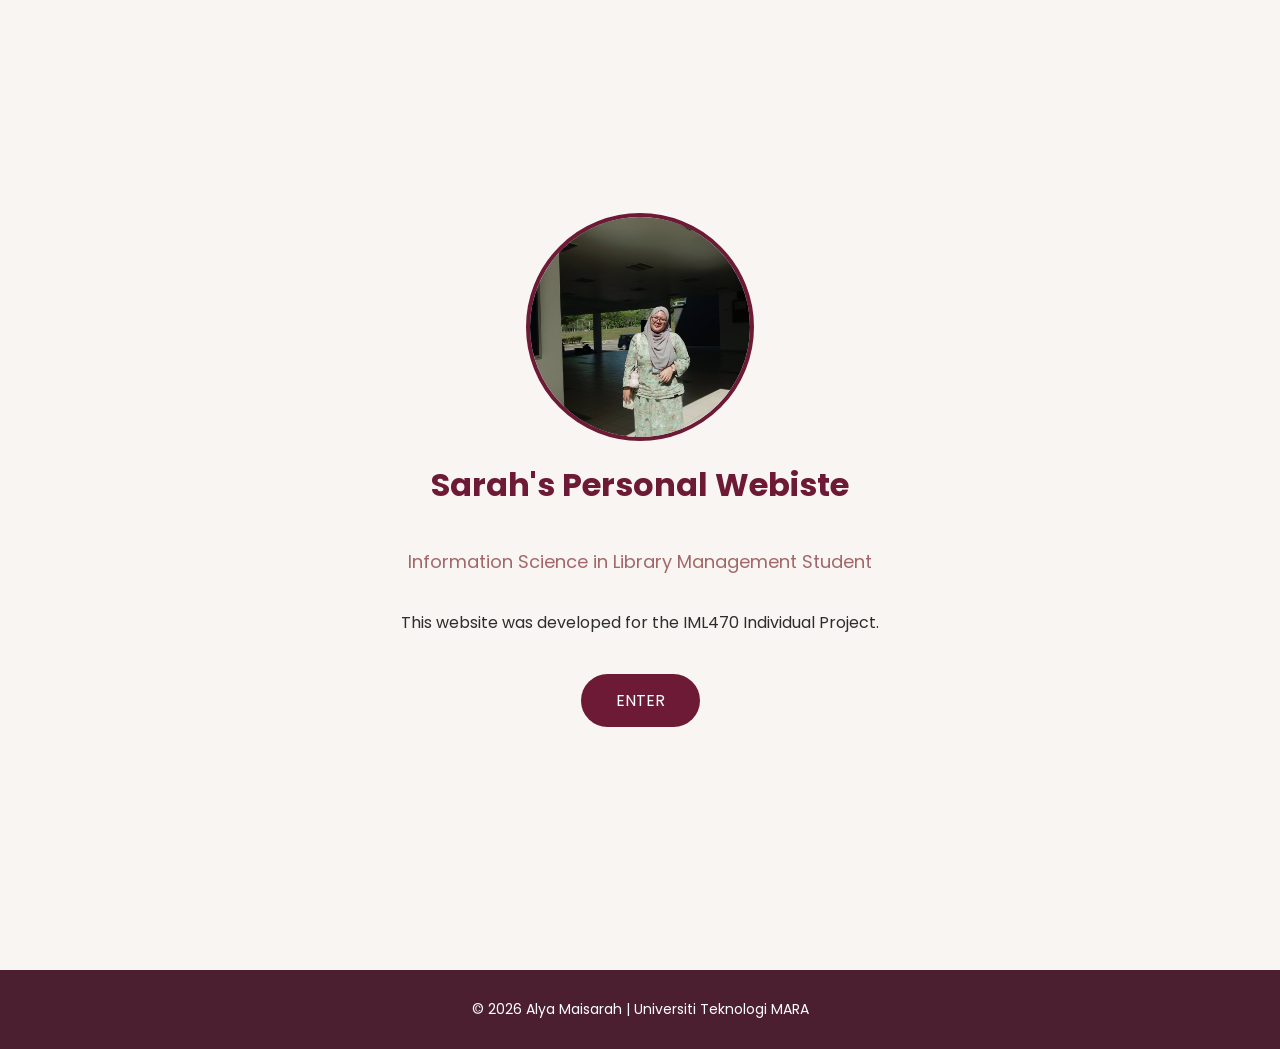
<file: index.html>
<!DOCTYPE html>
<html lang="en">

<head>

<meta charset="UTF-8">

<meta name="viewport" content="width=device-width, initial-scale=1.0">

<title>Welcome | Nur Alya Maisarah</title>

<link rel="stylesheet" href="style.css">

<link href="https://fonts.googleapis.com/css2?family=Poppins:wght@300;400;500;600&display=swap" rel="stylesheet">

</head>

<body>

<div class="hero">

<img src="alya.jpg" alt="Profile Picture" class="profile">

<h1>Sarah's Personal Webiste</h1>

<p class="subtitle">
Information Science in Library Management Student
</p>

<p class="intro">
This website was developed for the IML470 Individual Project.
</p>

<a href="aboutme.html" class="enter-btn">
ENTER
</a>

</div>

<footer>
    <p>© 2026 Alya Maisarah | Universiti Teknologi MARA</p>
</footer>

</body>

</html>
</file>
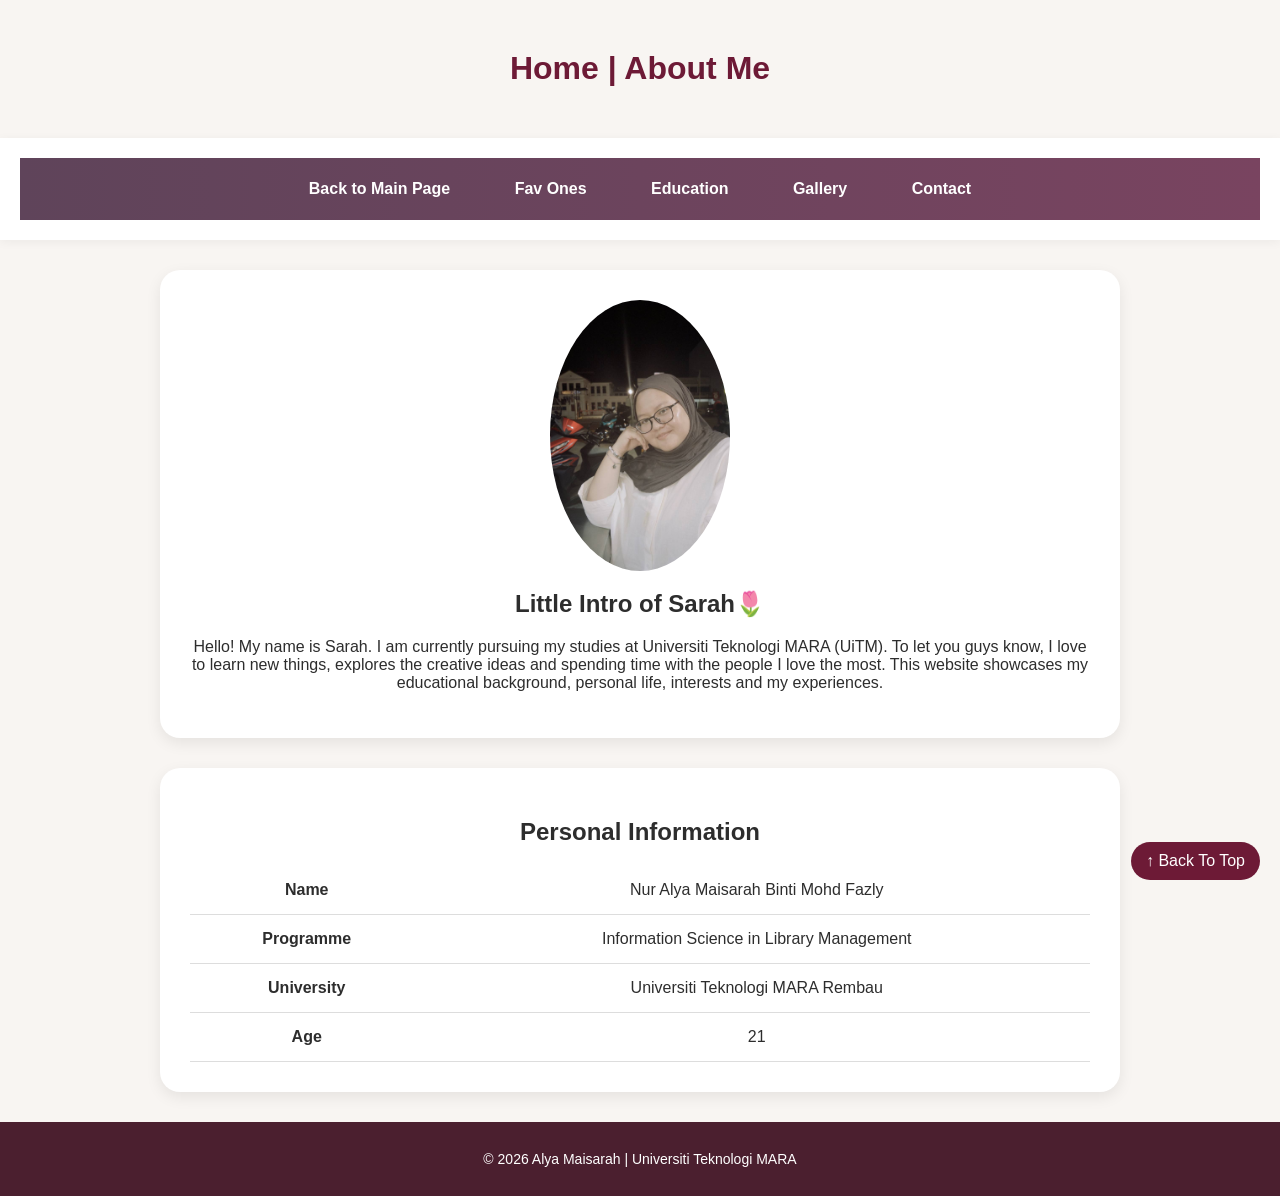
<file: aboutme.html>
<!DOCTYPE html>
<html lang="en">

<head>

<meta charset="UTF-8">

<meta name="viewport" content="width=device-width, initial-scale=1.0">

<title>About Me</title>

<link rel="stylesheet" href="style.css">

</head>

<body id="top">

<header>

<h1>Home | About Me</h1>

</header>

<nav>
      <ul class="navbar">
        <li><a href="index.html">Back to Main Page</a></li>
        
        <li><a href="favones.html">Fav Ones</a></li>
        
        <li><a href="education.html">Education</a></li>
        
        <li><a href="gallery.html">Gallery</a></li>
        
        <li><a href="contacts.html">Contact</a></li>
      </ul>
    </nav>

<section class="card">

<img src="alya1.jpg" alt="Profile Picture" class="about-photo">

<h2>Little Intro of Sarah🌷 </h2>

<p>

Hello! My name is Sarah.

I am currently pursuing my studies at Universiti Teknologi MARA (UiTM). To let you guys know, 

I love to learn new things, explores the creative ideas and spending time with the people I love the most.

This website showcases my educational background, personal life, interests and my experiences.

</p>

</section>

<section class="card">

<h2>Personal Information</h2>

<table>

<tr>

<th>Name</th>

<td>Nur Alya Maisarah Binti Mohd Fazly</td>

</tr>

<tr>

<th>Programme</th>

<td>Information Science in Library Management</td>

</tr>

<tr>

<th>University</th>

<td>Universiti Teknologi MARA Rembau</td>

</tr>

<tr>

<th>Age</th>

<td>21</td>

</tr>

</table>

</section>

</div>

<a href="#top" class="top-button">

↑ Back To Top

</a>

<footer>
    <p>© 2026 Alya Maisarah | Universiti Teknologi MARA</p>
</footer>

</body>
</html>
</file>
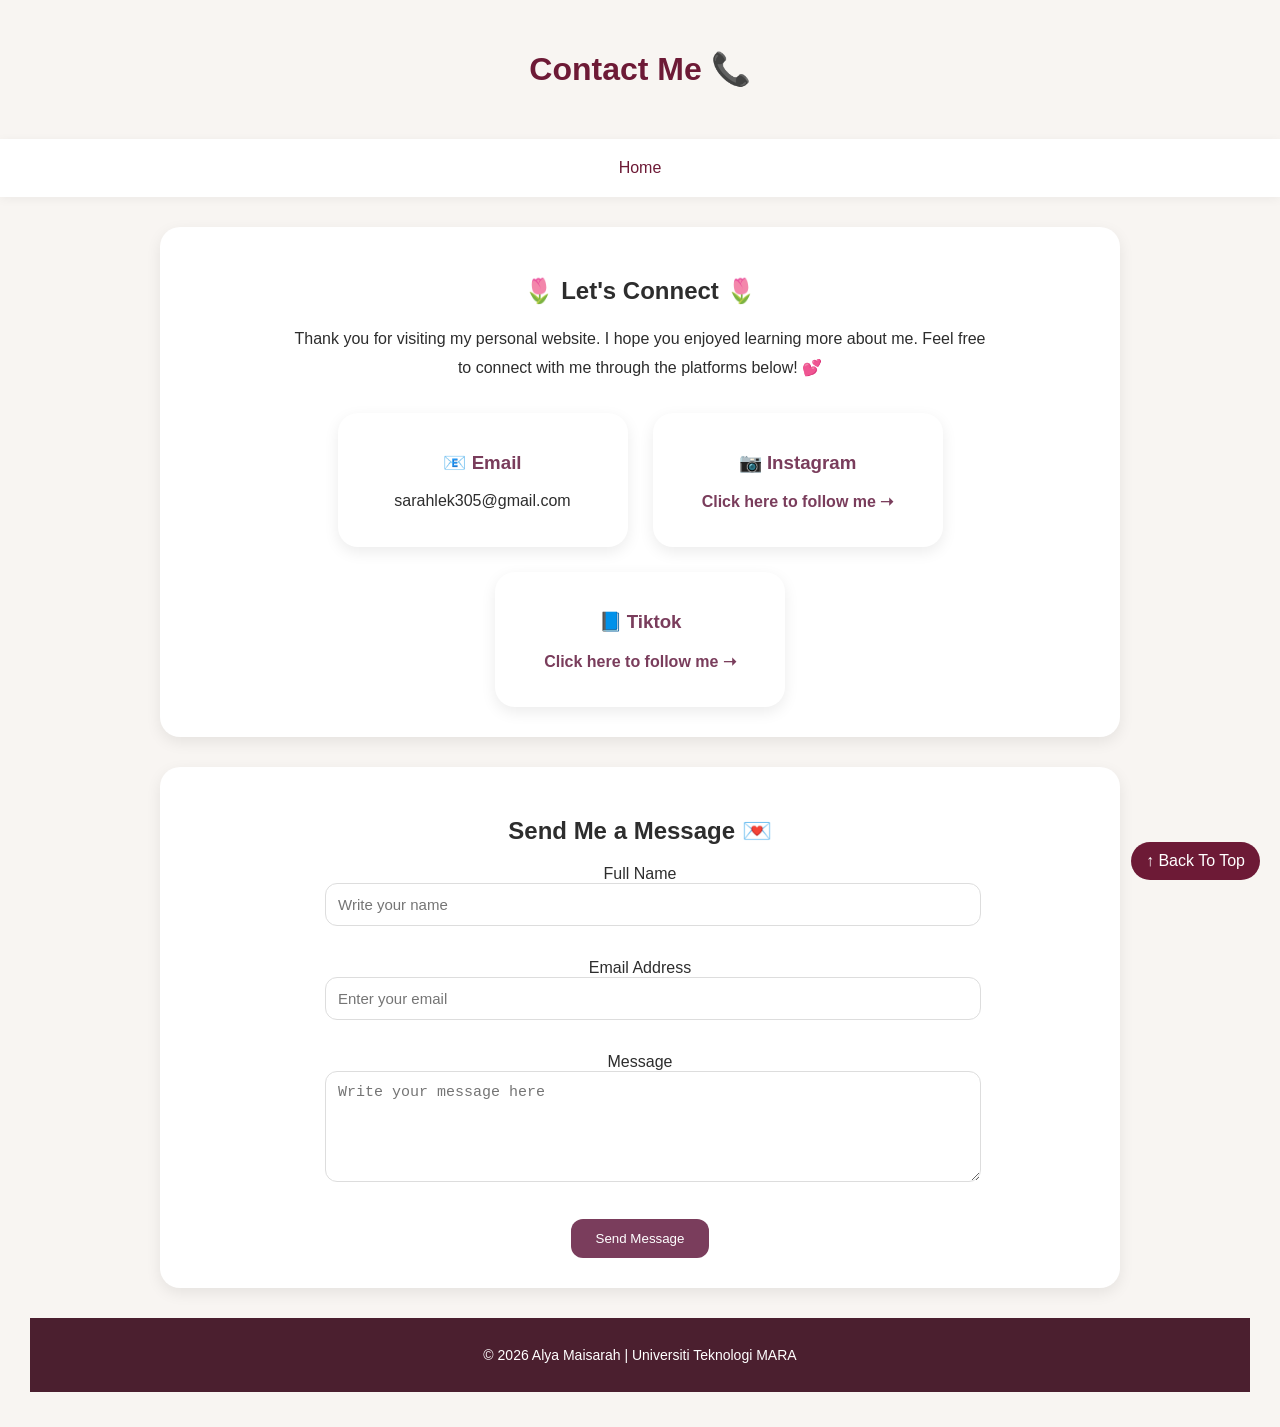
<file: contacts.html>
<!DOCTYPE html>
<html lang="en">

<head>

<meta charset="UTF-8">
<meta name="viewport" content="width=device-width, initial-scale=1.0">

<title>Contact Me</title>

<link rel="stylesheet" href="style.css">

</head>

<body id="top">

<header>
    <h1>Contact Me 📞</h1>
</header>

<nav>
    <a href="aboutme.html">Home</a>
</nav>

<section class="card">

<h2>🌷 Let's Connect 🌷</h2>

<p class="contact-intro">

Thank you for visiting my personal website.
I hope you enjoyed learning more about me.
Feel free to connect with me through the platforms below! 💕

</p>

<div class="social-container">

<div class="social-card">

<h3>📧 Email</h3>

<p>
sarahlek305@gmail.com
</p>

</div>

<div class="social-card">

<h3>📷 Instagram</h3>

<p>
<a href="https://www.instagram.com/032vw" target="_blank">
Click here to follow me ➝
</a>
</p>

</div>

<div class="social-card">

<h3>📘 Tiktok</h3>

<p>
<a href="https://www.tiktok.com/@saesmiski" target="_blank">
Click here to follow me ➝
</a>
</p>

</div>

</div>

</section>

</section>

<section class="card">

    <h2>Send Me a Message 💌</h2>

    <form>

        <label>Full Name</label><br>
        <input type="text" placeholder="Write your name">

        <br><br>

        <label>Email Address</label><br>
        <input type="email" placeholder="Enter your email">

        <br><br>

        <label>Message</label><br>
        <textarea rows="5" placeholder="Write your message here"></textarea>

        <br><br>

        <button type="submit">Send Message</button>

    </form>

</section>

<div class="button-container">

<a href="#top" class="top-button">
    ↑ Back To Top
</a>

<footer>
    <p>© 2026 Alya Maisarah | Universiti Teknologi MARA</p>
</footer>

</body>

</html>
</file>
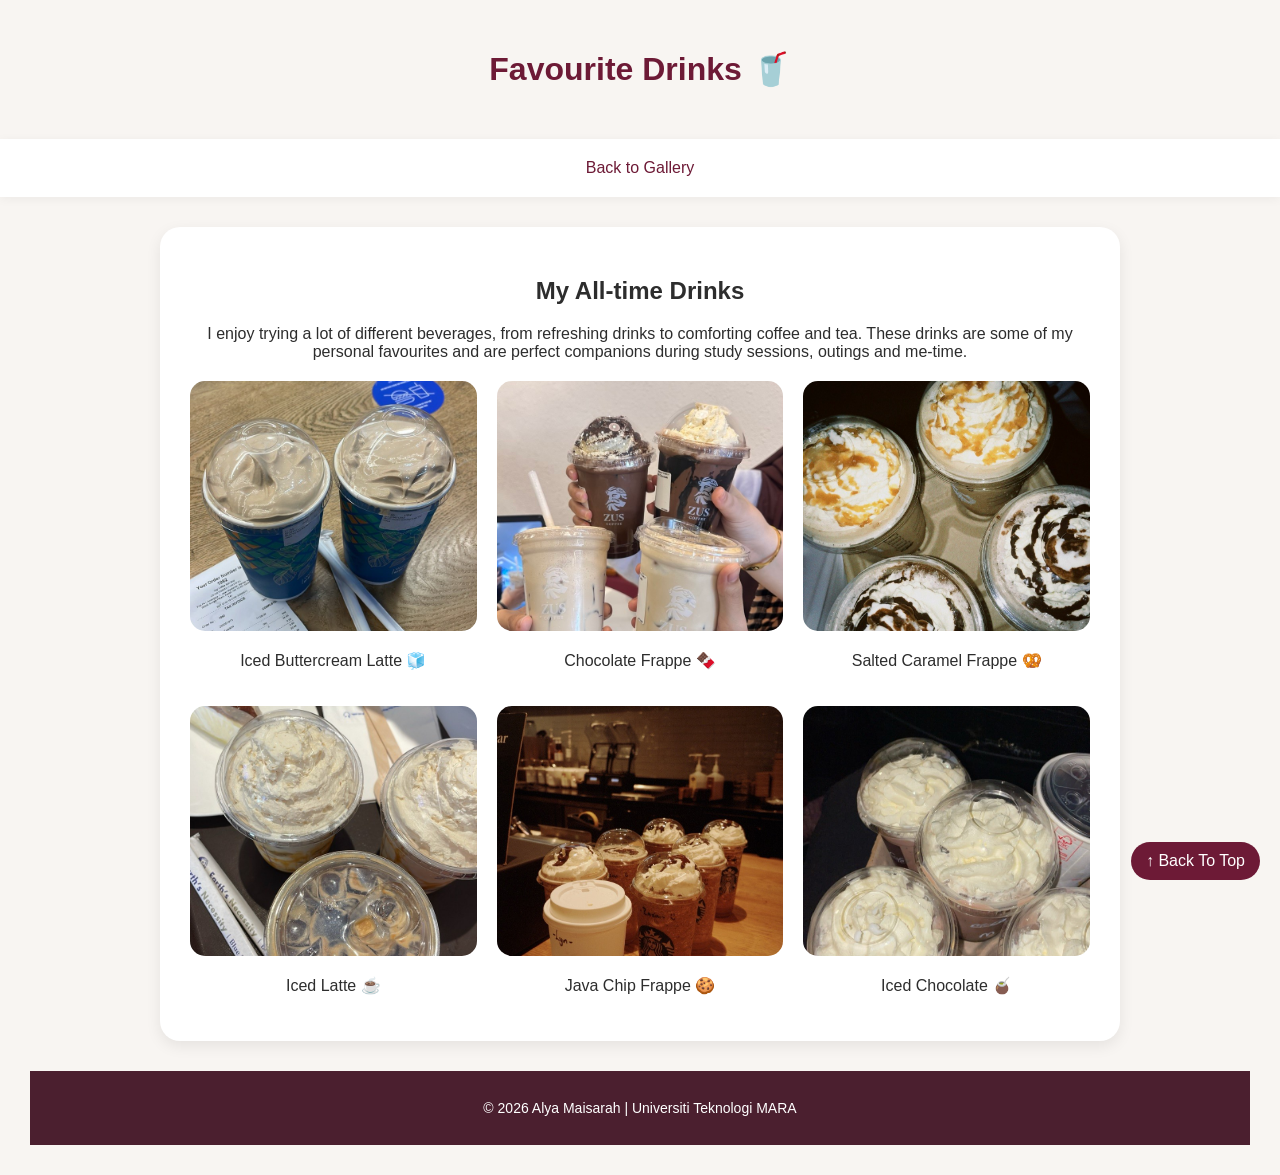
<file: drinks.html>
<!DOCTYPE html>
<html lang="en">

<head>

<meta charset="UTF-8">

<meta name="viewport" content="width=device-width, initial-scale=1.0">

<title>Favourite Drinks</title>

<link rel="stylesheet" href="style.css">

</head>

<body id="top">

<header>

<h1>Favourite Drinks 🥤</h1>

</header>

<nav>

<a href="gallery.html">Back to Gallery</a>

</nav>

<section class="card">

<h2>My All-time Drinks</h2>

<p>

I enjoy trying a lot of different beverages, from refreshing drinks to comforting coffee and tea. These drinks are some of my personal favourites and are perfect companions during study sessions, outings and me-time. 
</p>

<div class="drink-gallery">

<div>
<img src="drinks1.jpg" alt="Drinks 1">
<p>Iced Buttercream Latte 🧊</p>
</div>

<div>
<img src="drinks2.jpg" alt="Drinks 2">
<p>Chocolate Frappe 🍫</p>
</div>

<div>
<img src="drinks3.jpg" alt="Drinks 3">
<p>Salted Caramel Frappe 🥨</p>
</div>

<div>
<img src="drinks4.jpg" alt="Drinks 4">
<p>Iced Latte ☕️</p>
</div>

<div>
<img src="drinks5.jpg" alt="Drinks 5">
<p>Java Chip Frappe 🍪</p>
</div>

<div>
<img src="drinks6.jpg" alt="Drinks 6">
<p>Iced Chocolate 🧉</p>
</div>

</div>

</section>

<div class="button-container">

<a href="#top" class="top-button">

↑ Back To Top

</a>

<footer>
    <p>© 2026 Alya Maisarah | Universiti Teknologi MARA</p>
</footer>

</body>
</html>
</file>
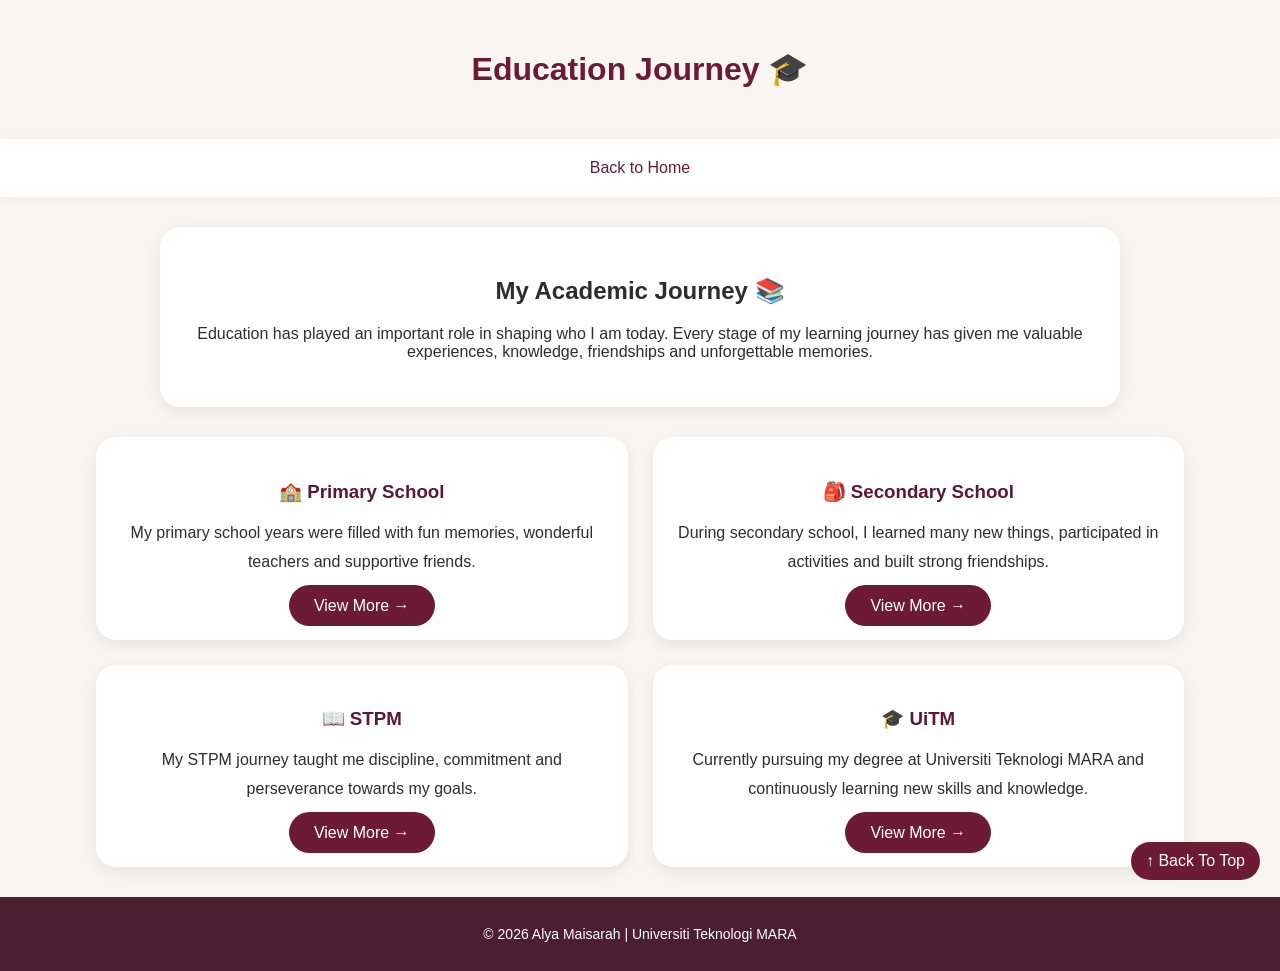
<file: education.html>
<!DOCTYPE html>
<html>
<head>
    <title>Education</title>
    <link rel="stylesheet" href="style.css">
</head>

<body id="top">

<header>
    <h1>Education Journey 🎓</h1>
</header>

<nav>
    <a href="aboutme.html">Back to Home</a>
</nav>

<section class="card">

    <h2>My Academic Journey 📚</h2>

    <p>
        Education has played an important role in shaping who I am today.
        Every stage of my learning journey has given me valuable experiences,
        knowledge, friendships and unforgettable memories.
    </p>

</section>

<section class="education-grid">

    <div class="edu-box">
        <h3>🏫 Primary School</h3>

        <p>
            My primary school years were filled with fun memories,
            wonderful teachers and supportive friends.
        </p>

        <a href="primary.html" class="next-btn">
            View More →
        </a>
    </div>

    <div class="edu-box">
        <h3>🎒 Secondary School</h3>

        <p>
            During secondary school, I learned many new things,
            participated in activities and built strong friendships.
        </p>

        <a href="secondary.html" class="next-btn">
            View More →
        </a>
    </div>

    <div class="edu-box">
        <h3>📖 STPM</h3>

        <p>
            My STPM journey taught me discipline,
            commitment and perseverance towards my goals.
        </p>

        <a href="stpm.html" class="next-btn">
            View More →
        </a>
    </div>

    <div class="edu-box">
        <h3>🎓 UiTM</h3>

        <p>
            Currently pursuing my degree at Universiti Teknologi MARA
            and continuously learning new skills and knowledge.
        </p>

        <a href="uitm.html" class="next-btn">
            View More →
        </a>
    </div>

</section>

<a href="#top" class="top-button">
    ↑ Back To Top
</a>

<footer>
    <p>© 2026 Alya Maisarah | Universiti Teknologi MARA</p>
</footer>

</body>
</html>
</file>
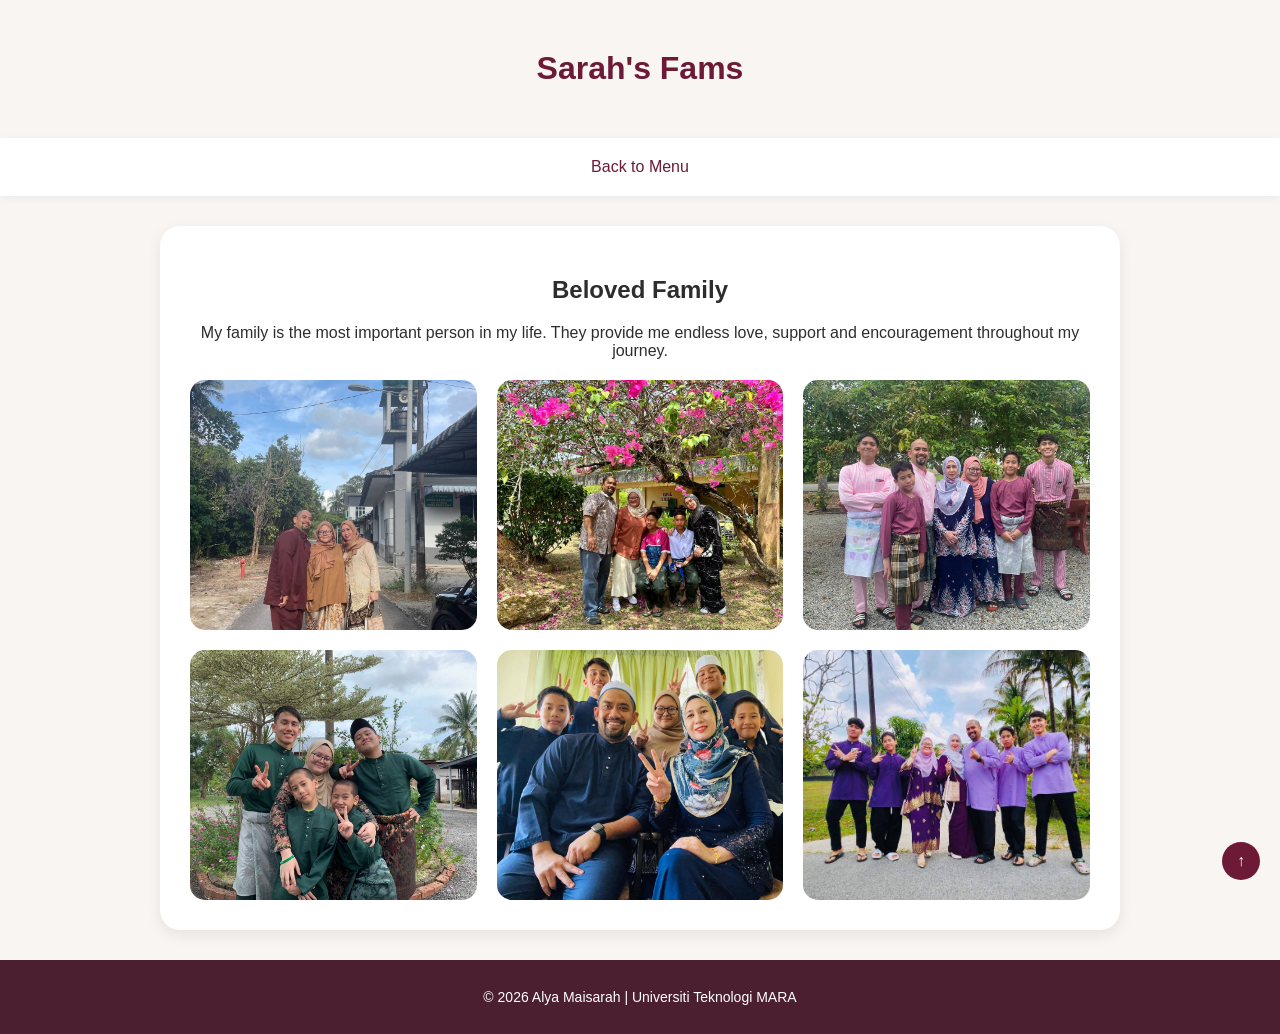
<file: family.html>
<!DOCTYPE html>
<html lang="en">

<head>

<meta charset="UTF-8">

<meta name="viewport" content="width=device-width, initial-scale=1.0">

<title>Family</title>

<link rel="stylesheet" href="style.css">

</head>

<body id="top">

<header>

<h1>Sarah's Fams</h1>

</header>

<nav>

<a href="favones.html">Back to Menu</a>
</nav>

<section class="card">

<h2>Beloved Family</h2>

<p>
My family is the most important person in my life. They provide me endless love, support and encouragement throughout my journey.
</p>

<div class="family-gallery">

<img src="family1.jpg" alt="Family Photo 1">

<img src="family2.jpg" alt="Family Photo 2">

<img src="family3.jpg" alt="Family Photo 3">

<img src="family4.jpg" alt="Family Photo 4">

<img src="family5.jpg" alt="Family Photo 5">

<img src="family6.jpg" alt="Family Photo 6">

</div>

</section>

</div>

<a href="#top" class="top-button">↑</a>

<footer>
    <p>© 2026 Alya Maisarah | Universiti Teknologi MARA</p>
</footer>

</body>

</html>
</file>
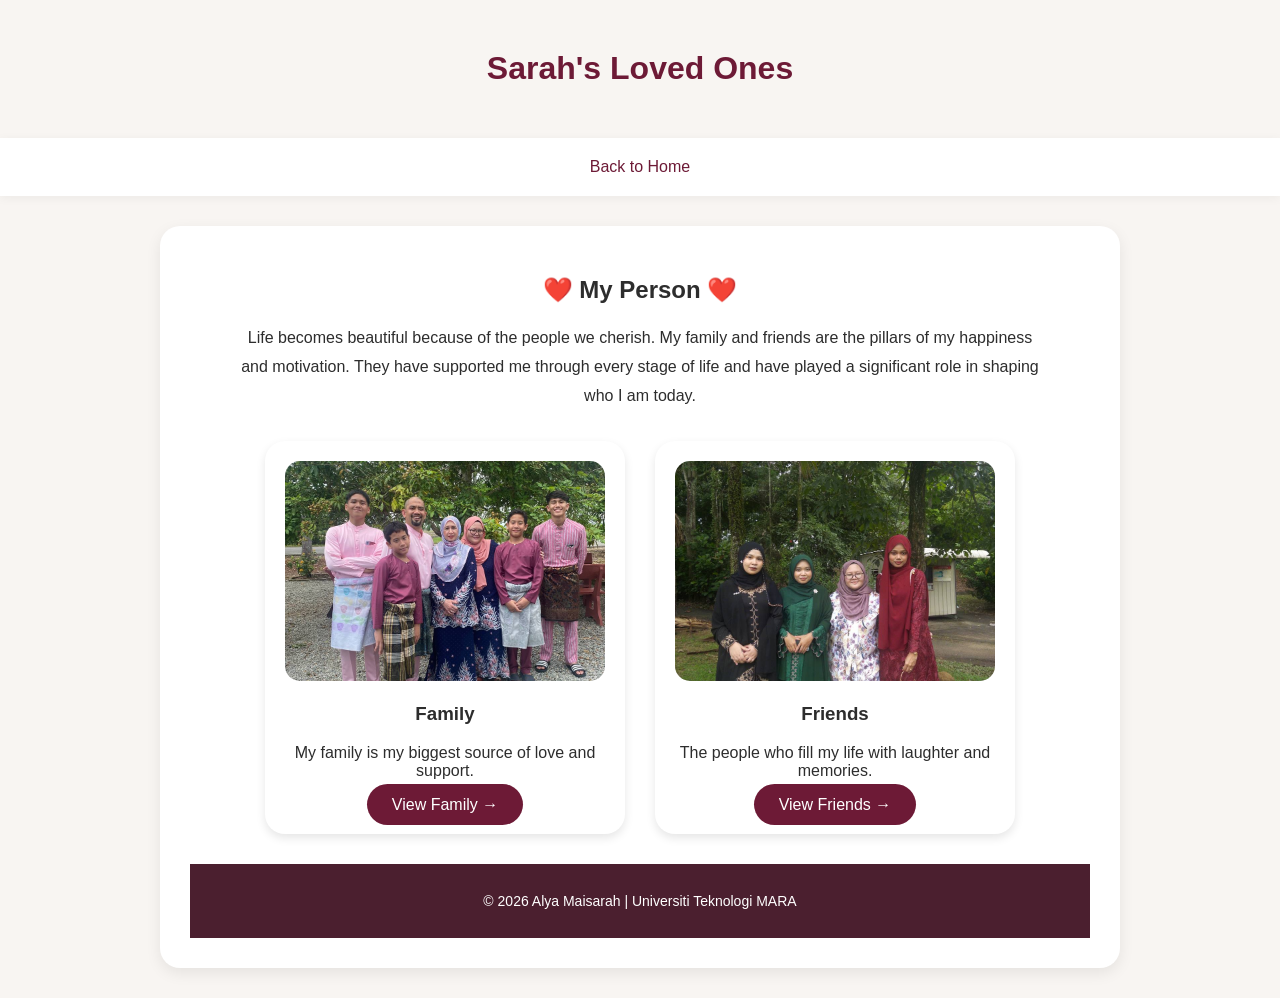
<file: favones.html>
<!DOCTYPE html>
<html lang="en">

<head>

<meta charset="UTF-8">

<meta name="viewport" content="width=device-width, initial-scale=1.0">

<title>Family</title>

<link rel="stylesheet" href="style.css">

</head>

<body id="top">

<header>

<h1>Sarah's Loved Ones</h1>

</header>

<nav>

<a href="aboutme.html">Back to Home</a>
</nav>

<section class="card">

<h2>❤️ My Person ❤️</h2>

<p class="intro-text">

Life becomes beautiful because of the people we cherish. My family and friends are the pillars of my happiness and motivation. They have supported me through every stage of life and have played a significant role in shaping who I am today.

</p>

<div class="fav-container">

<div class="fav-box">

<img src="family3.jpg" alt="Family">

<h3>Family</h3>

<p>
My family is my biggest source of love and support.
</p>

<a href="family.html" class="next-btn">
View Family →
</a>

</div>

<div class="fav-box">

<img src="friends1.jpg" alt="Friends">

<h3>Friends</h3>

<p>
The people who fill my life with laughter and memories.
</p>

<a href="friends.html" class="next-btn">
View Friends →
</a>

</div>

</div>

<footer>
    <p>© 2026 Alya Maisarah | Universiti Teknologi MARA</p>
</footer>


</body>

</html>
</file>
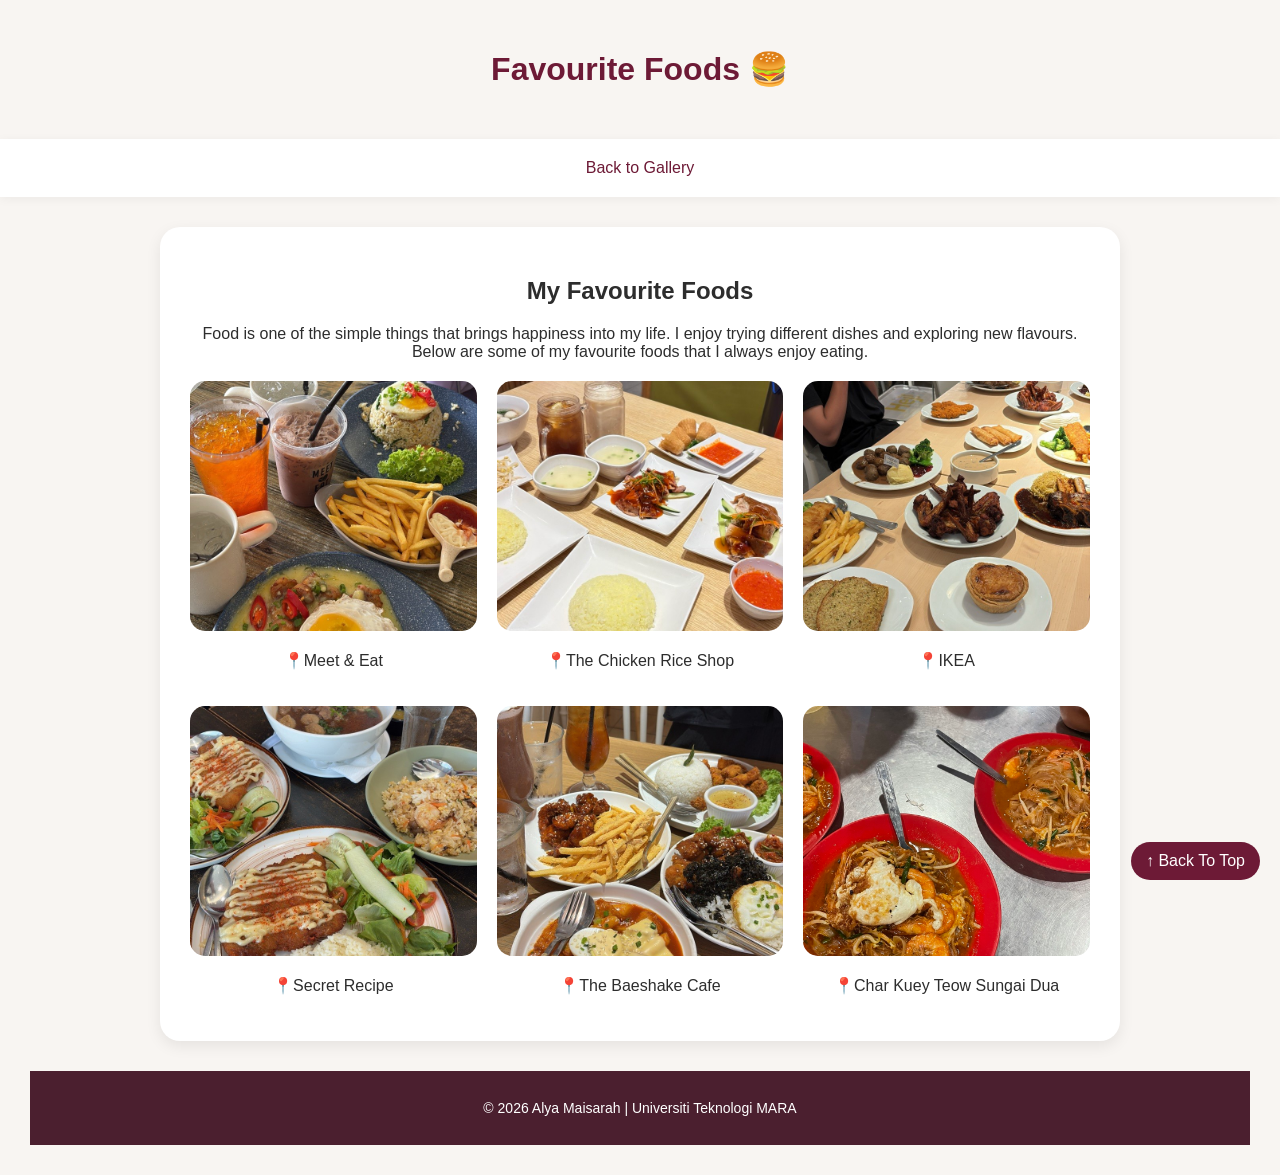
<file: foods.html>
<!DOCTYPE html>
<html lang="en">

<head>

<meta charset="UTF-8">

<meta name="viewport" content="width=device-width, initial-scale=1.0">

<title>Favourite Foods</title>

<link rel="stylesheet" href="style.css">

</head>

<body id="top">

<header>

<h1>Favourite Foods 🍔</h1>

</header>

<nav>

<a href="gallery.html">Back to Gallery</a>

</nav>

<section class="card">

<h2>My Favourite Foods</h2>

<p>

Food is one of the simple things that brings happiness into my life.
I enjoy trying different dishes and exploring new flavours.
Below are some of my favourite foods that I always enjoy eating.

</p>

<div class="food-gallery">

<div>
<img src="foods1.jpg" alt="Food 1">
<p>📍Meet & Eat</p>
</div>

<div>
<img src="foods2.jpg" alt="Food 2">
<p>📍The Chicken Rice Shop</p>
</div>

<div>
<img src="foods3.jpg" alt="Food 3">
<p>📍IKEA</p>
</div>

<div>
<img src="foods4.jpg" alt="Food 4">
<p>📍Secret Recipe</p>
</div>

<div>
<img src="foods5.jpg" alt="Food 5">
<p>📍The Baeshake Cafe</p>
</div>

<div>
<img src="foods6.jpg" alt="Food 6">
<p>📍Char Kuey Teow Sungai Dua</p>
</div>

</div>

</section>

<div class="button-container">

<a href="#top" class="top-button">

↑ Back To Top

</a>

<footer>
    <p>© 2026 Alya Maisarah | Universiti Teknologi MARA</p>
</footer>

</body>

</html>
</file>
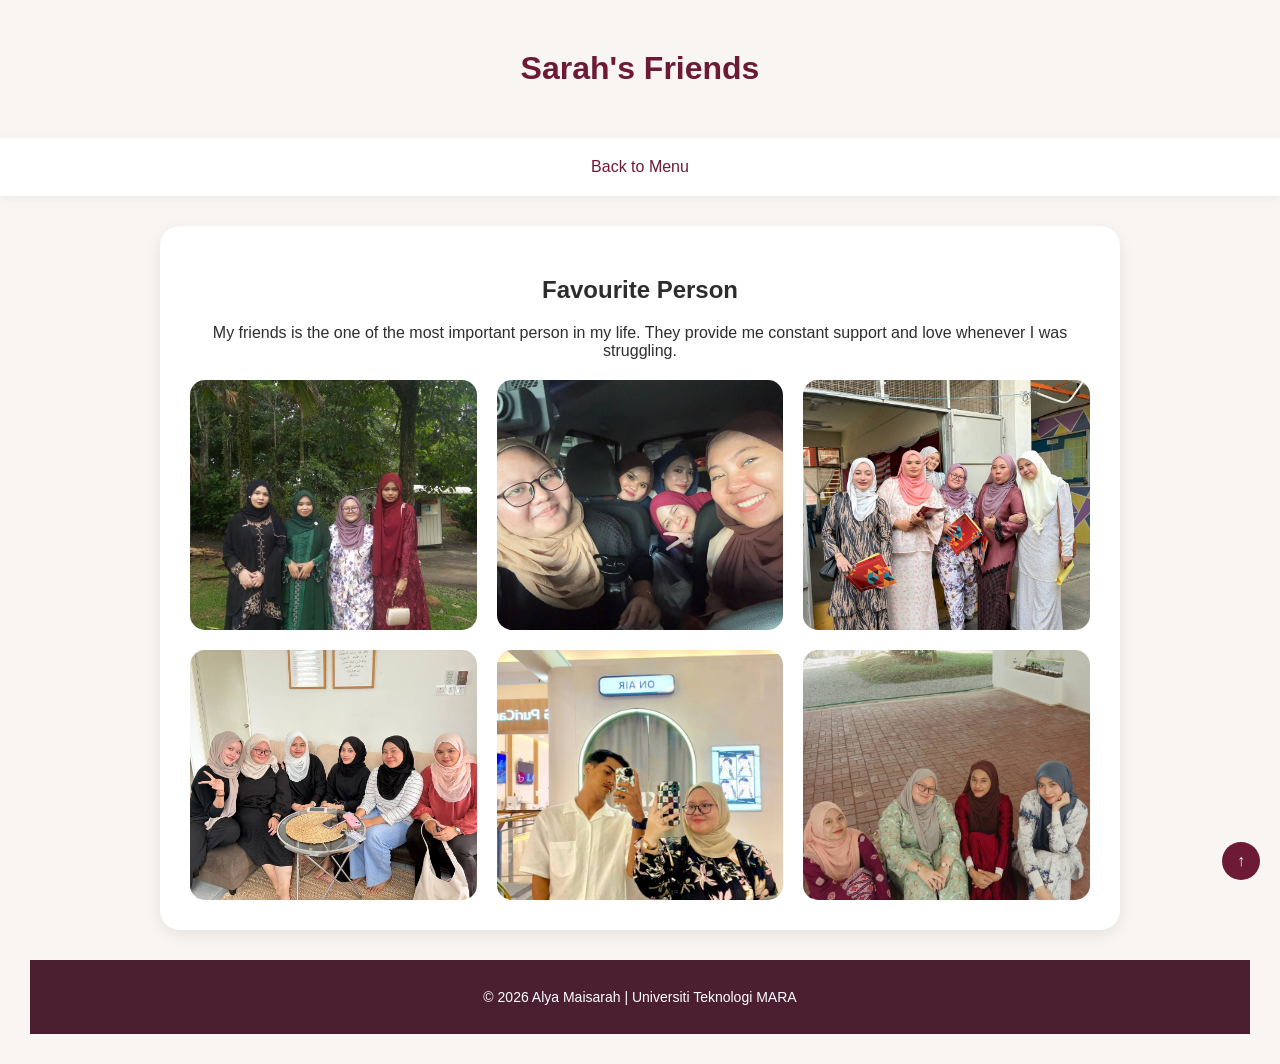
<file: friends.html>
<!DOCTYPE html>
<html lang="en">

<head>

<meta charset="UTF-8">

<meta name="viewport" content="width=device-width, initial-scale=1.0">

<title>Friends</title>

<link rel="stylesheet" href="style.css">

</head>

<body id="top">

<header>

<h1>Sarah's Friends</h1>

</header>

<nav>

<a href="favones.html">Back to Menu</a>

</nav>

<section class="card">

<h2>Favourite Person</h2>

<p>
My friends is the one of the most important person in my life. They provide me constant support and love whenever I was struggling.
</p>

<div class="friends-gallery">

<img src="friends1.jpg" alt="Friends Photo 1">

<img src="friends2.jpg" alt="Friends Photo 2">

<img src="friends3.jpg" alt="Friends Photo 3">

<img src="friends4.jpg" alt="Friends Photo 4">

<img src="friends5.jpg" alt="Friends Photo 5">

<img src="friends6.jpg" alt="Friends Photo 6">

</div>

</section>

<div class="button-container">

<a href="#top" class="top-button">↑</a>

<footer>
    <p>© 2026 Alya Maisarah | Universiti Teknologi MARA</p>
</footer>

</body>

</html>
</file>
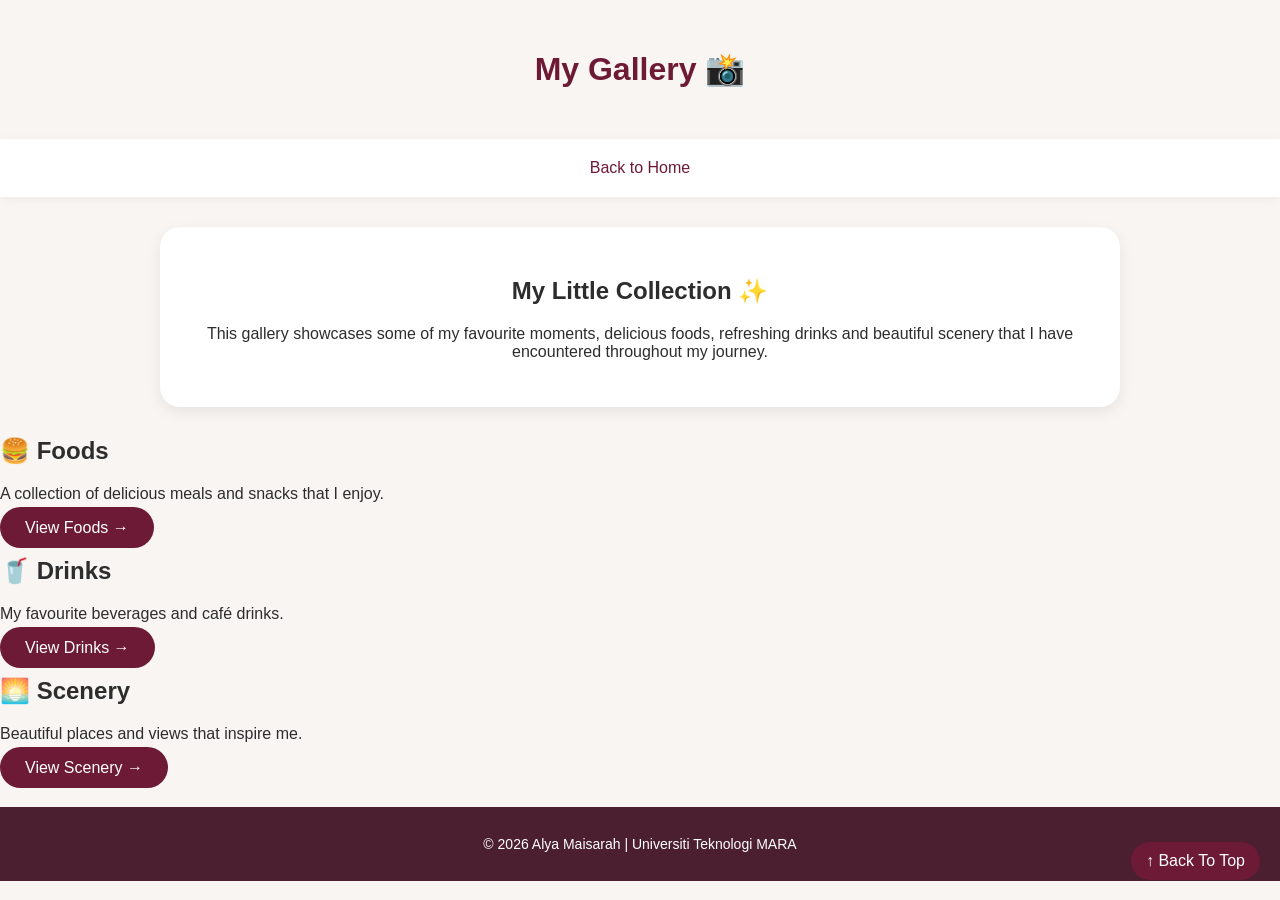
<file: gallery.html>
<!DOCTYPE html>
<html>
<head>
    <title>Gallery</title>
    <link rel="stylesheet" href="style.css">
</head>

<body id="top">

<header>
    <h1>My Gallery 📸</h1>
</header>

<nav>
    <a href="aboutme.html">Back to Home</a>
</nav>

<section class="card">

    <h2>My Little Collection ✨</h2>

    <p>
        This gallery showcases some of my favourite moments,
        delicious foods, refreshing drinks and beautiful scenery
        that I have encountered throughout my journey.
    </p>

</section>

<div class="gallery-menu">

    <div class="gallery-box">
        <h2>🍔 Foods</h2>

        <p>
            A collection of delicious meals and snacks that I enjoy.
        </p>

        <a href="foods.html" class="next-btn">
            View Foods →
        </a>
    </div>

    <div class="gallery-box">
        <h2>🥤 Drinks</h2>

        <p>
            My favourite beverages and café drinks.
        </p>

        <a href="drinks.html" class="next-btn">
            View Drinks →
        </a>
    </div>

    <div class="gallery-box">
        <h2>🌅 Scenery</h2>

        <p>
            Beautiful places and views that inspire me.
        </p>

        <a href="scenery.html" class="next-btn">
            View Scenery →
        </a>
    </div>

</div>

<a href="#top" class="top-button">
    ↑ Back To Top
</a>

<footer>
    <p>© 2026 Alya Maisarah | Universiti Teknologi MARA</p>
</footer>

</body>
</html>
</file>
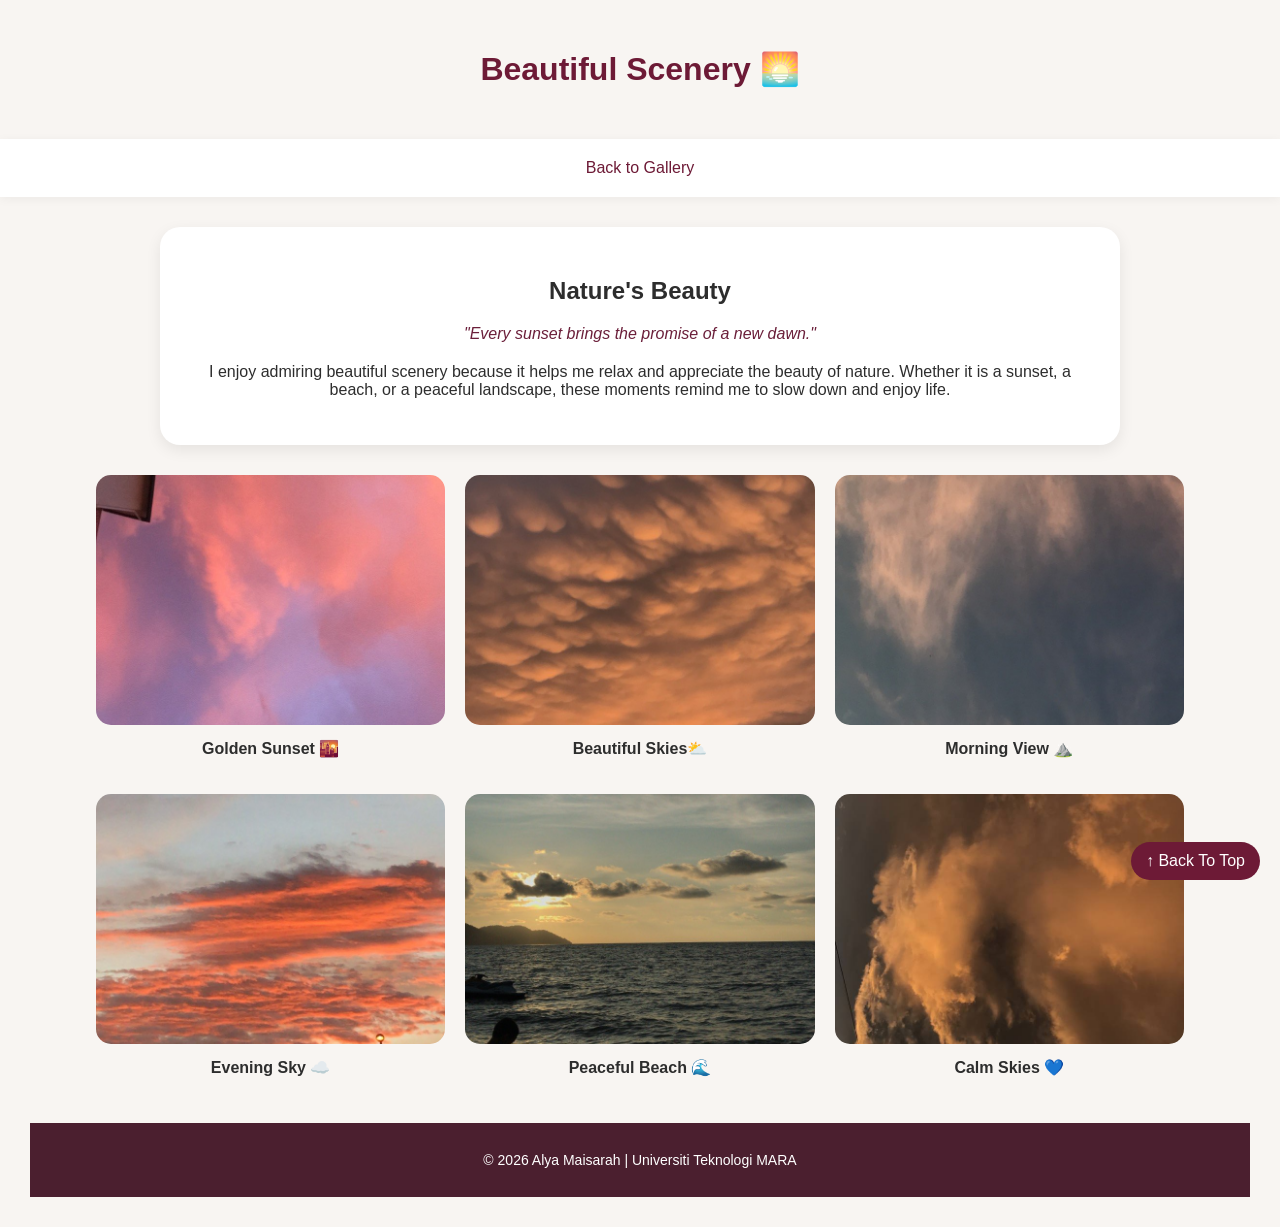
<file: scenery.html>
<!DOCTYPE html>
<html lang="en">

<head>

<meta charset="UTF-8">

<meta name="viewport" content="width=device-width, initial-scale=1.0">

<title>Beautiful Scenery</title>

<link rel="stylesheet" href="style.css">

</head>

<body id="top">

<header>

<h1>Beautiful Scenery 🌅</h1>

</header>

<nav>

<a href="gallery.html">Back to Gallery</a>

</nav>

<section class="card">

<h2>Nature's Beauty</h2>

<p class="quote">

"Every sunset brings the promise of a new dawn."

</p>

<p>

I enjoy admiring beautiful scenery because it helps me relax and appreciate the beauty of nature. Whether it is a sunset, a beach, or a peaceful landscape, these moments remind me to slow down and enjoy life.

</p>

</section>

<section class="scenery-gallery">

<div class="scenery-item">
<img src="views1.jpg" alt="Sunset">
<p>Golden Sunset 🌇</p>
</div>

<div class="scenery-item">
<img src="views2.jpg" alt="Sunset 1">
<p>Beautiful Skies⛅️</p>
</div>

<div class="scenery-item">
<img src="views3.jpg" alt="Sunset 2">
<p>Morning View ⛰️</p>
</div>

<div class="scenery-item">
<img src="views4.jpg" alt="Sunset 3">
<p>Evening Sky ☁️</p>
</div>

<div class="scenery-item">
<img src="views5.jpg" alt="Sunset 4">
<p>Peaceful Beach 🌊</p>
</div>

<div class="scenery-item">
<img src="views6.jpg" alt="Sunset 5">
<p>Calm Skies 💙</p>
</div>

</section>

<div class="button-container">

<a href="#top" class="top-button">
↑ Back To Top
</a>

<footer>
    <p>© 2026 Alya Maisarah | Universiti Teknologi MARA</p>
</footer>

</body>

</html>
</file>
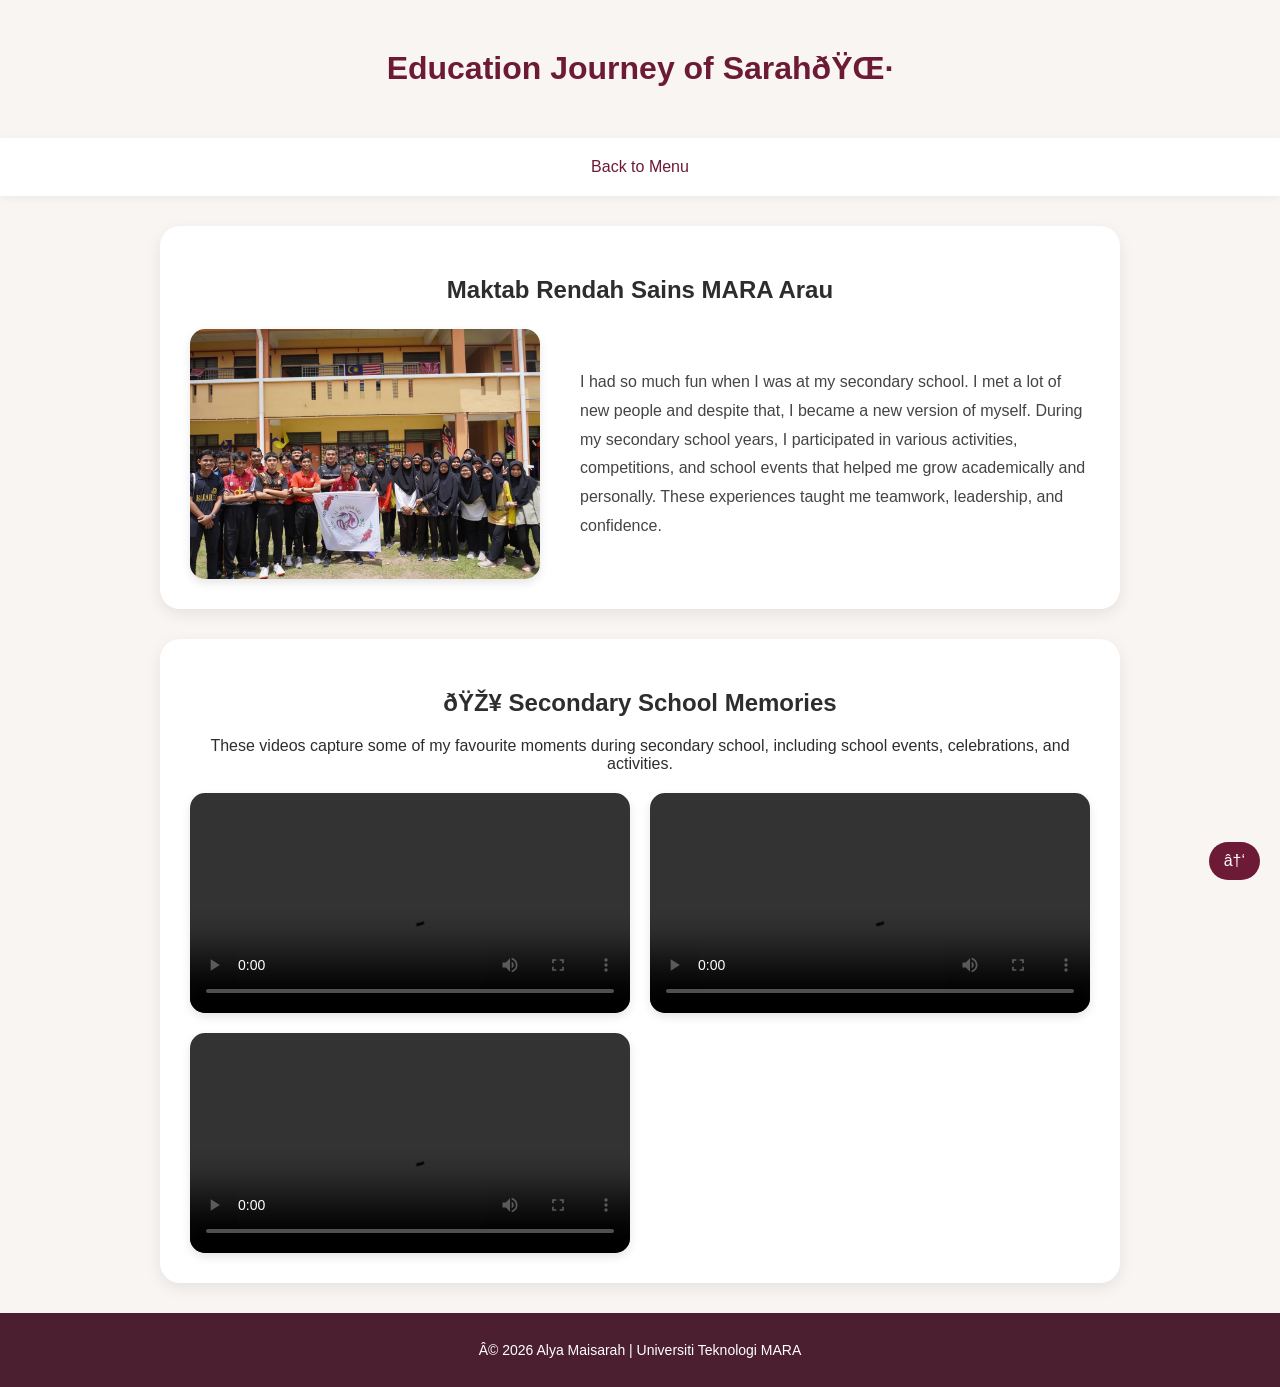
<file: secondary.html>
<!DOCTYPE html>
<html lang="en">

<head>

<meta charset="UTF-8
<meta name="viewport" content="width=device-width, initial-scale=1.0">

<title>Education</title>

<link rel="stylesheet" href="style.css">

</head>

<body id="top">

<header>

<h1>Education Journey of Sarah🌷</h1>

</header>

<nav>

<a href="education.html">Back to Menu</a>

</nav>

<section class="card">

    <h2>Maktab Rendah Sains MARA Arau</h2>

    <div class="school-content">

        <img src="secondary1.jpg" alt="Secondary School">

        <div class="school-text">

            <p>
                I had so much fun when I was at my secondary school. I met a lot of new people and despite that, I became a new version of myself. During my secondary school years, I participated in various activities, competitions, and school events that helped me grow academically and personally. These experiences taught me teamwork, leadership, and confidence.
            </p>

        </div>

    </div>

</section>

<section class="card">

<h2>🎥 Secondary School Memories</h2>

<p>

These videos capture some of my favourite moments during secondary school, including school events, celebrations, and activities.

</p>

<div class="video-gallery">

<video controls>
    <source src="video1.mp4" type="video/mp4">
</video>

<video controls>
    <source src="video3.mp4" type="video/mp4">
</video>

<video controls>
    <source src="video4.mp4" type="video/mp4">
</video>


</div>

</section>

<a href="#top" class="top-button">↑</a>

<footer>
    <p>© 2026 Alya Maisarah | Universiti Teknologi MARA</p>
</footer>

</body>
</html>
</file>
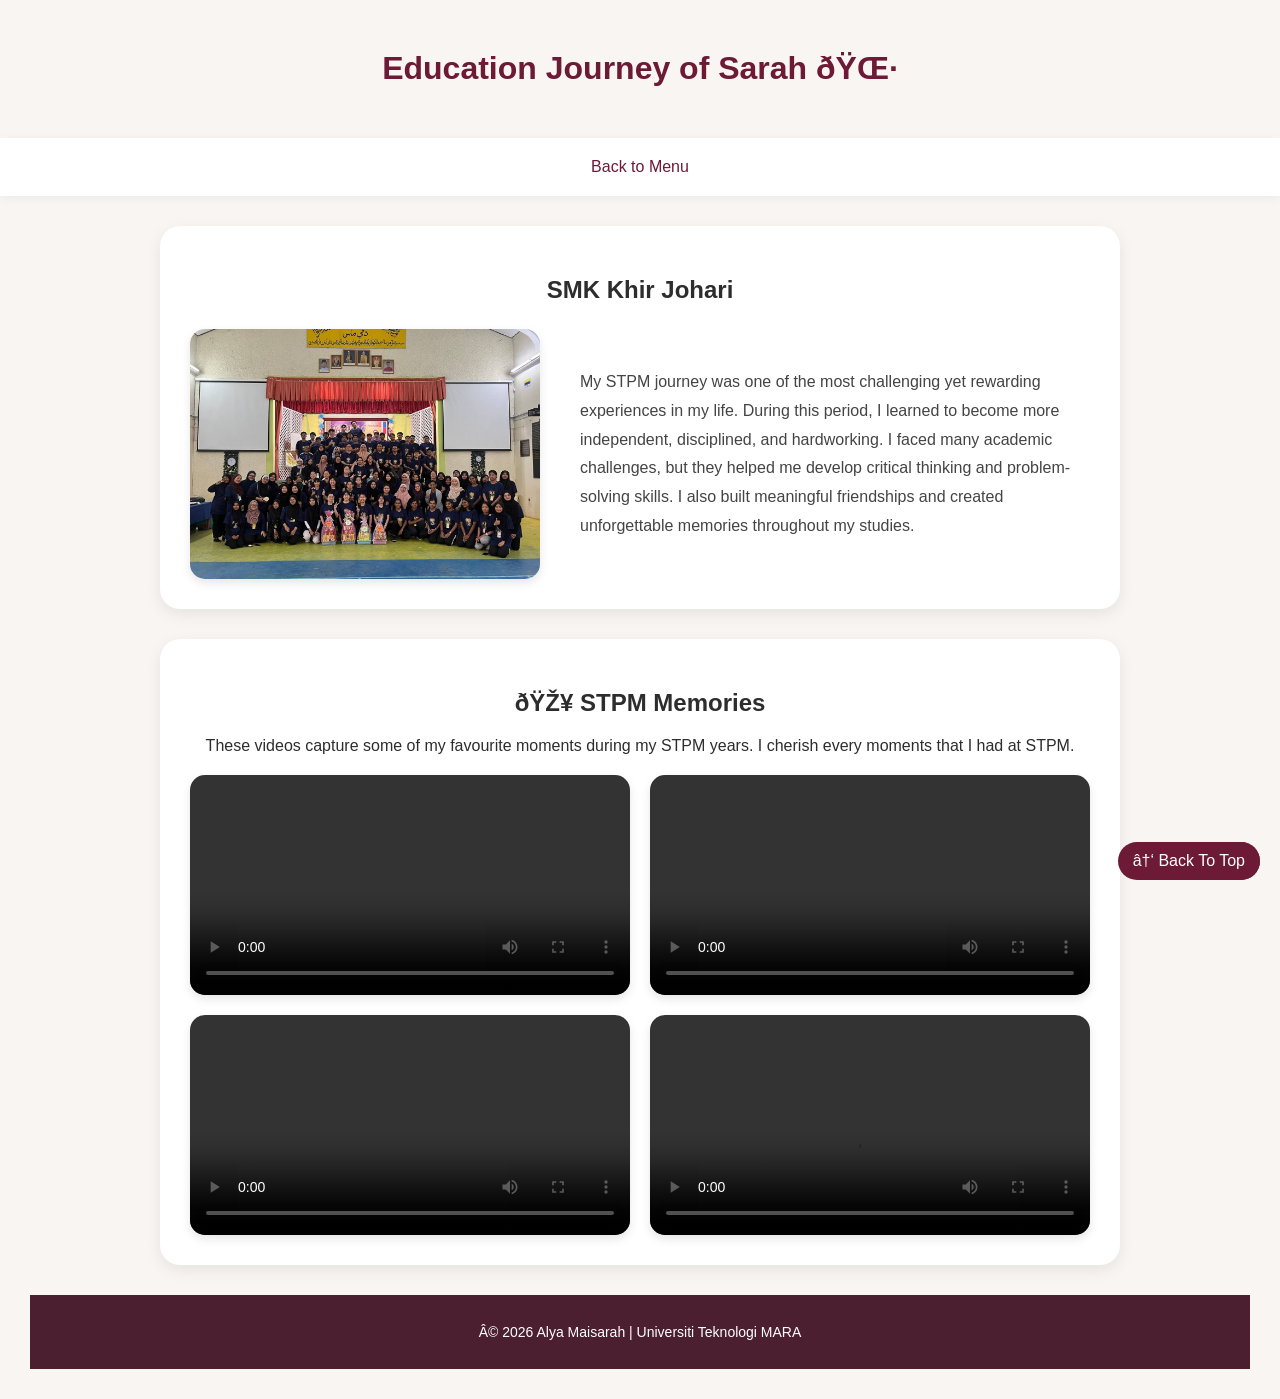
<file: stpm.html>
<!DOCTYPE html>
<html lang="en">

<head>

<meta charset="UTF-8
<meta name="viewport" content="width=device-width, initial-scale=1.0">

<title>Education</title>

<link rel="stylesheet" href="style.css">

</head>

<body id="top">

<header>
    <h1>Education Journey of Sarah 🌷</h1>
</header>

<nav>
    <a href="education.html">Back to Menu</a>
</nav>

<section class="card">

    <h2>SMK Khir Johari</h2>

    <div class="school-content">

        <img src="stpm1.jpg" alt="STPM">

        <div class="school-text">

            <p>
                My STPM journey was one of the most challenging yet rewarding experiences in my life. During this period, I learned to become more independent, disciplined, and hardworking. I faced many academic challenges, but they helped me develop critical thinking and problem-solving skills. I also built meaningful friendships and created unforgettable memories throughout my studies.
            </p>

        </div>

    </div>

</section>

<section class="card">

<h2>🎥 STPM Memories</h2>

<p>

These videos capture some of my favourite moments during my STPM years. I cherish every moments that I had at STPM.

</p>

<div class="video-gallery">

<video controls>
    <source src="videostpm1.mp4" type="video/mp4">
</video>

<video controls>
    <source src="videostpm2.mp4" type="video/mp4">
</video>

<video controls>
    <source src="videostpm3.mp4" type="video/mp4">
</video>

<video controls>
    <source src="videostpm4.mp4" type="video/mp4">
</video>

</div>

</section>

<a href="#top" class="top-button">↑</a>

</body>

</html>

<div class="button-container">

<a href="#top" class="top-button">
    ↑ Back To Top
</a>

<footer>
    <p>© 2026 Alya Maisarah | Universiti Teknologi MARA</p>
</footer>

</body>
</html>
</file>
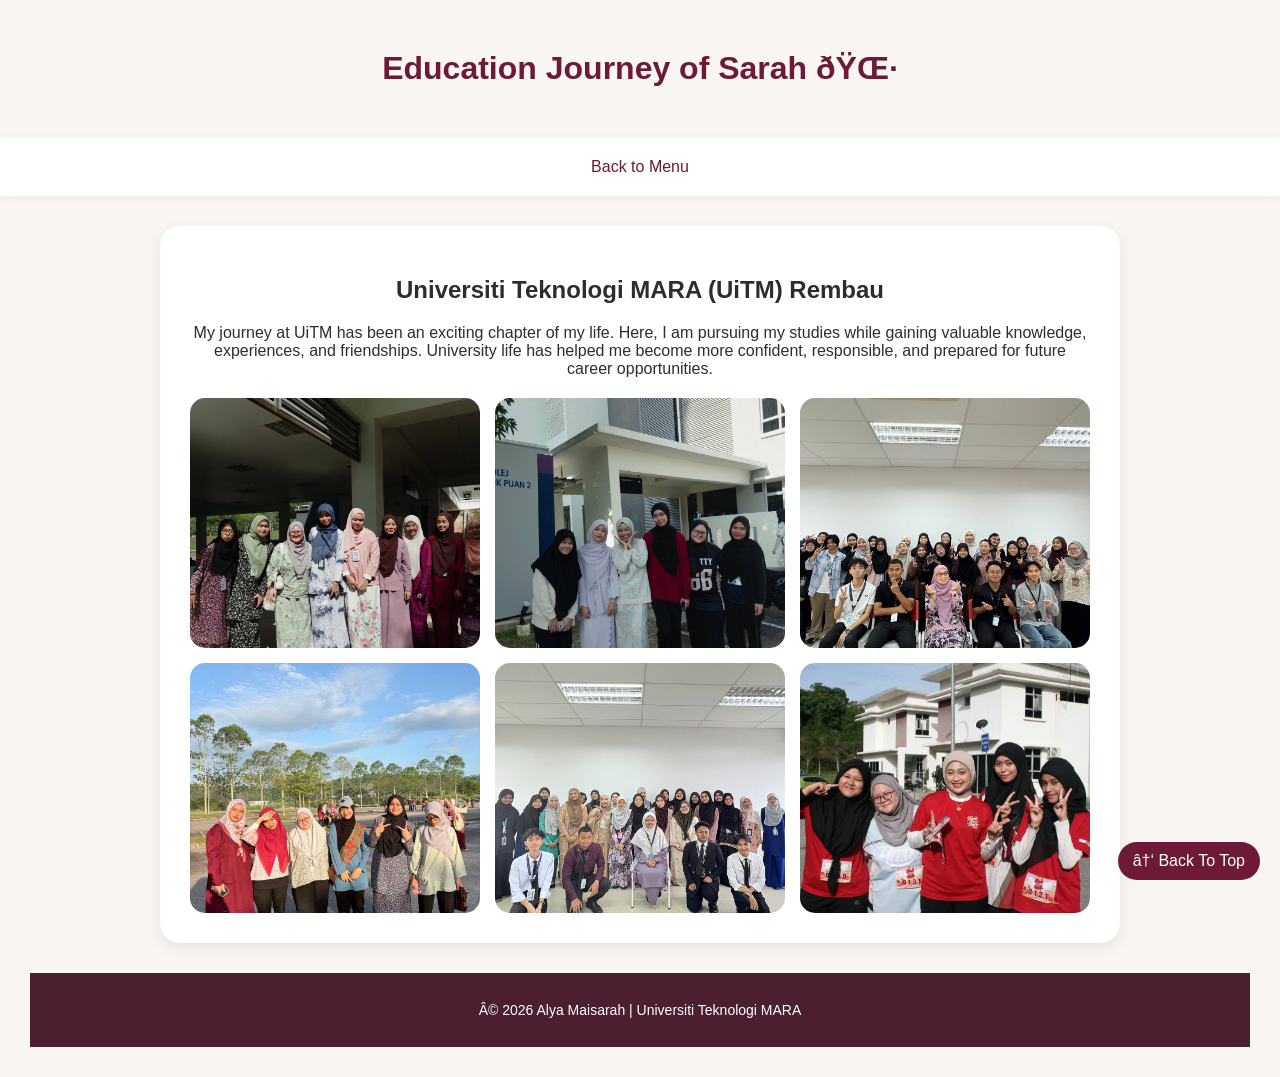
<file: uitm.html>
<!DOCTYPE html>
<html lang="en">

<head>

<meta charset="UTF-8
<meta name="viewport" content="width=device-width, initial-scale=1.0">

<title>Education</title>

<link rel="stylesheet" href="style.css">

</head>

<body id="top">

<header>
    <h1>Education Journey of Sarah 🌷</h1>
</header>

<nav>
    <a href="education.html">Back to Menu</a>
</nav>

<section class="card">

<h2>Universiti Teknologi MARA (UiTM) Rembau</h2>

<p>

My journey at UiTM has been an exciting chapter of my life. Here, I am pursuing my studies while gaining valuable knowledge, experiences, and friendships. University life has helped me become more confident, responsible, and prepared for future career opportunities.

</p>

<div class="uitm-gallery">

<img src="uitm1.jpg" alt="UiTM Photo 1">

<img src="uitm2.jpg" alt="UiTM Photo 2">

<img src="uitm3.jpg" alt="UiTM Photo 3">

<img src="uitm4.jpg" alt="UiTM Photo 4">

<img src="uitm5.jpg" alt="UiTM Photo 5">

<img src="uitm6.jpg" alt="UiTM Photo 6">

</div>

</section>

<div class="button-container">

<a href="#top" class="top-button">
    ↑ Back To Top
</a>

<footer>
    <p>© 2026 Alya Maisarah | Universiti Teknologi MARA</p>
</footer>

</body>
</html>
</file>
<file: style.css>
body{
    margin:0;
    font-family:'Poppins',sans-serif;
    background:#F8F5F2;
    color:#2D2D2D;
}

.hero{
    height:100vh;
    display:flex;
    flex-direction:column;
    justify-content:center;
    align-items:center;
    text-align:center;
    padding:20px;
}

.profile{
    width:220px;
    height:220px;
    object-fit:cover;
    border-radius:50%;
    border:4px solid #6D1A36;
}

h1{
    color:#6D1A36;
    margin-top:20px;
}

.subtitle{
    color:#A26769;
    font-size:18px;
}

.intro{
    max-width:600px;
    line-height:1.8;
}

.enter-btn{
    margin-top:20px;
    padding:14px 35px;
    background:#6D1A36;
    color:white;
    text-decoration:none;
    border-radius:30px;
}

.enter-btn:hover{
    background:#A26769;
}

header{
    text-align:center;
    padding:30px;
    color:#6D1A36;
}

nav{
    text-align:center;
    padding:20px;
    background:white;
    box-shadow:0 2px 10px rgba(0,0,0,0.05);
}

nav a{
    text-decoration:none;
    margin:10px;
    color:#6D1A36;
    font-weight:500;
}

.card{
    background:white;
    width:80%;
    max-width:900px;
    margin:30px auto;
    padding:30px;
    border-radius:20px;
    box-shadow:0 5px 15px rgba(0,0,0,0.08);
}

.about-photo{
    width:180px;
    border-radius:50%;
    display:block;
    margin:auto;
}

table{
    width:100%;
    border-collapse:collapse;
}

th,td{
    padding:15px;
    border-bottom:1px solid #ddd;
}

.button-container{
    text-align:center;
    margin:30px;
}

.next-btn{
    text-decoration:none;
    background:#6D1A36;
    color:white;
    padding:12px 25px;
    border-radius:25px;
}

.top-button{
    position:fixed;
    bottom:20px;
    right:20px;
    background:#6D1A36;
    color:white;
    text-decoration:none;
    padding:10px 15px;
    border-radius:25px;
}

.edu-img{
    width:100%;
    max-width:600px;
    display:block;
    margin:0 auto 20px;
    border-radius:15px;
}

.card{
    background:white;
    width:85%;
    max-width:900px;
    margin:30px auto;
    padding:30px;
    border-radius:20px;
    box-shadow:0 5px 15px rgba(0,0,0,0.08);
    text-align:center;
}

.family-gallery{
    display:grid;
    grid-template-columns:repeat(3,1fr);
    gap:20px;
    margin-top:20px;
}

.family-gallery img{
    width:100%;
    height:250px;
    object-fit:cover;
    border-radius:15px;
    transition:0.3s;
}

.family-gallery img:hover{
    transform:scale(1.03);
}

/* Navigation bar */
.navbar {
  list-style: none;
  margin: 0;
  padding: 0;
  background: linear-gradient(to right, #5f445a, #794460);
}

.navbar li {
  display: inline-block;
  position: relative;
}

.navbar li a {
  display: block;
  padding: 12px 20px;
  color: white;
  text-decoration: none;
  font-weight: bold;
}

.navbar li a:hover {
  background: #674055;
}

.dropdown {
  display: none;
  position: absolute;
  background: #f2f2f2;
  min-width: 160px;
  list-style: none;
  padding: 0;
  margin: 0;
  z-index: 999;
}

.dropdown li {
  display: block;
}

.dropdown li a {
  color: #333;
  padding: 10px;
  text-decoration: none;
}

.dropdown li a:hover {
  background: #ddd;
}
.navbar li:hover .dropdown {
  display: block;
}

.card{
    background:white;
    width:85%;
    max-width:900px;
    margin:30px auto;
    padding:30px;
    border-radius:20px;
    box-shadow:0 5px 15px rgba(0,0,0,0.08);
    text-align:center;
}

.friends-gallery{
    display:grid;
    grid-template-columns:repeat(3,1fr);
    gap:20px;
    margin-top:20px;
}

.friends-gallery img{
    width:100%;
    height:250px;
    object-fit:cover;
    border-radius:15px;
    transition:0.3s;
}

.friends-gallery img:hover{
    transform:scale(1.03);
}

.card{
    background:white;
    width:85%;
    max-width:900px;
    margin:30px auto;
    padding:30px;
    border-radius:20px;
    box-shadow:0 5px 15px rgba(0,0,0,0.08);
    text-align:center;
}

.primary-gallery{
    display:grid;
    grid-template-columns:repeat(3,1fr);
    gap:20px;
    margin-top:20px;
}

.primary-gallery img{
    width:100%;
    height:250px;
    object-fit:cover;
    border-radius:15px;
    transition:0.3s;
}

.primary-gallery img:hover{
    transform:scale(1.03);
}

.video-gallery{
    display:grid;
    grid-template-columns:repeat(2,1fr);
    gap:20px;
    margin-top:20px;
}

.video-gallery video{
    width:100%;
    border-radius:15px;
    box-shadow:0 4px 10px rgba(0,0,0,0.1);
}

card{
    background:white;
    width:85%;
    max-width:900px;
    margin:30px auto;
    padding:30px;
    border-radius:20px;
    box-shadow:0 5px 15px rgba(0,0,0,0.08);
    text-align:center;
}

.school-content{
    display:flex;
    align-items:center;
    gap:40px;
    margin-top:25px;
}

.school-content img{
    width:350px;
    height:250px;
    object-fit:cover;
    border-radius:15px;
    box-shadow:0 4px 10px rgba(0,0,0,0.1);
}

.school-text{
    flex:1;
    text-align:left;
}

.school-text p{
    font-size:16px;
    line-height:1.8;
    color:#444;
}

.fav-container{
    display:flex;
    justify-content:center;
    gap:30px;
    margin-top:30px;
}

.fav-box{
    width:320px;
    background:white;
    padding:20px;
    border-radius:20px;
    box-shadow:0 4px 10px rgba(0,0,0,0.1);
    text-align:center;
}

.fav-box img{
    width:100%;
    height:220px;
    object-fit:cover;
    border-radius:15px;
}

.intro-text{
    max-width:800px;
    margin:auto;
    line-height:1.8;
}

.education-grid{
    display:grid;
    grid-template-columns:repeat(2,1fr);
    gap:25px;
    width:85%;
    margin:30px auto;
}

.edu-box{
    background:white;
    padding:25px;
    border-radius:20px;
    box-shadow:0 5px 15px rgba(0,0,0,0.08);
    text-align:center;
}

.edu-box h3{
    color:#5a1833;
    margin-bottom:15px;
}

.edu-box p{
    margin-bottom:20px;
    line-height:1.8;
}

.uitm-gallery{
    display:grid;
    grid-template-columns:repeat(3,1fr);
    gap:15px;
    margin-top:20px;
}

.uitm-gallery img{
    width:100%;
    height:250px;
    object-fit:cover;
    border-radius:15px;
    transition:0.3s;
}

.uitm-gallery img:hover{
    transform:scale(1.05);
}

.food-gallery{
    display:grid;
    grid-template-columns:repeat(3,1fr);
    gap:20px;
    margin-top:20px;
}

.food-gallery img{
    width:100%;
    height:250px;
    object-fit:cover;
    border-radius:15px;
    transition:0.3s;
}

.food-gallery img:hover{
    transform:scale(1.05);
}

.drink-gallery{
    display:grid;
    grid-template-columns:repeat(3,1fr);
    gap:20px;
    margin-top:20px;
}

.drink-gallery img{
    width:100%;
    height:250px;
    object-fit:cover;
    border-radius:15px;
    transition:0.3s;
}

.drink-gallery img:hover{
    transform:scale(1.05);
}

.scenery-gallery{
    display:grid;
    grid-template-columns:repeat(3,1fr);
    gap:20px;
    margin:30px auto;
    width:85%;
}

.scenery-item{
    text-align:center;
}

.scenery-item img{
    width:100%;
    height:250px;
    object-fit:cover;
    border-radius:15px;
    transition:0.3s;
}

.scenery-item img:hover{
    transform:scale(1.05);
}

.scenery-item p{
    margin-top:10px;
    font-weight:bold;
}

.quote{
    font-style:italic;
    color:#6b1f3a;
    margin-bottom:20px;
}

.contact-intro{
    text-align:center;
    max-width:700px;
    margin:auto;
    line-height:1.8;
}

.social-container{
    display:flex;
    justify-content:center;
    gap:25px;
    margin-top:30px;
    flex-wrap:wrap;
}

.social-card{
    width:250px;
    background:white;
    padding:20px;
    border-radius:20px;
    text-align:center;
    box-shadow:0 5px 15px rgba(0,0,0,0.08);
    transition:0.3s;
}

.social-card:hover{
    transform:translateY(-8px);
}

.social-card h3{
    color:#7a3d5c;
}

.social-card a{
    text-decoration:none;
    color:#7a3d5c;
    font-weight:bold;
}

form{
    width:70%;
    margin:auto;
}

input,
textarea{
    width:100%;
    padding:12px;
    margin-bottom:15px;
    border:1px solid #ddd;
    border-radius:12px;
    font-size:15px;
}

button{
    background:#7a3d5c;
    color:white;
    border:none;
    padding:12px 25px;
    border-radius:12px;
    cursor:pointer;
}

button:hover{
    background:#925775;
}

footer{
    background: #4b1f2f;
    color: white;
    text-align: center;
    padding: 15px;
    margin-top: 30px;
    font-size: 14px;
}
</file>
